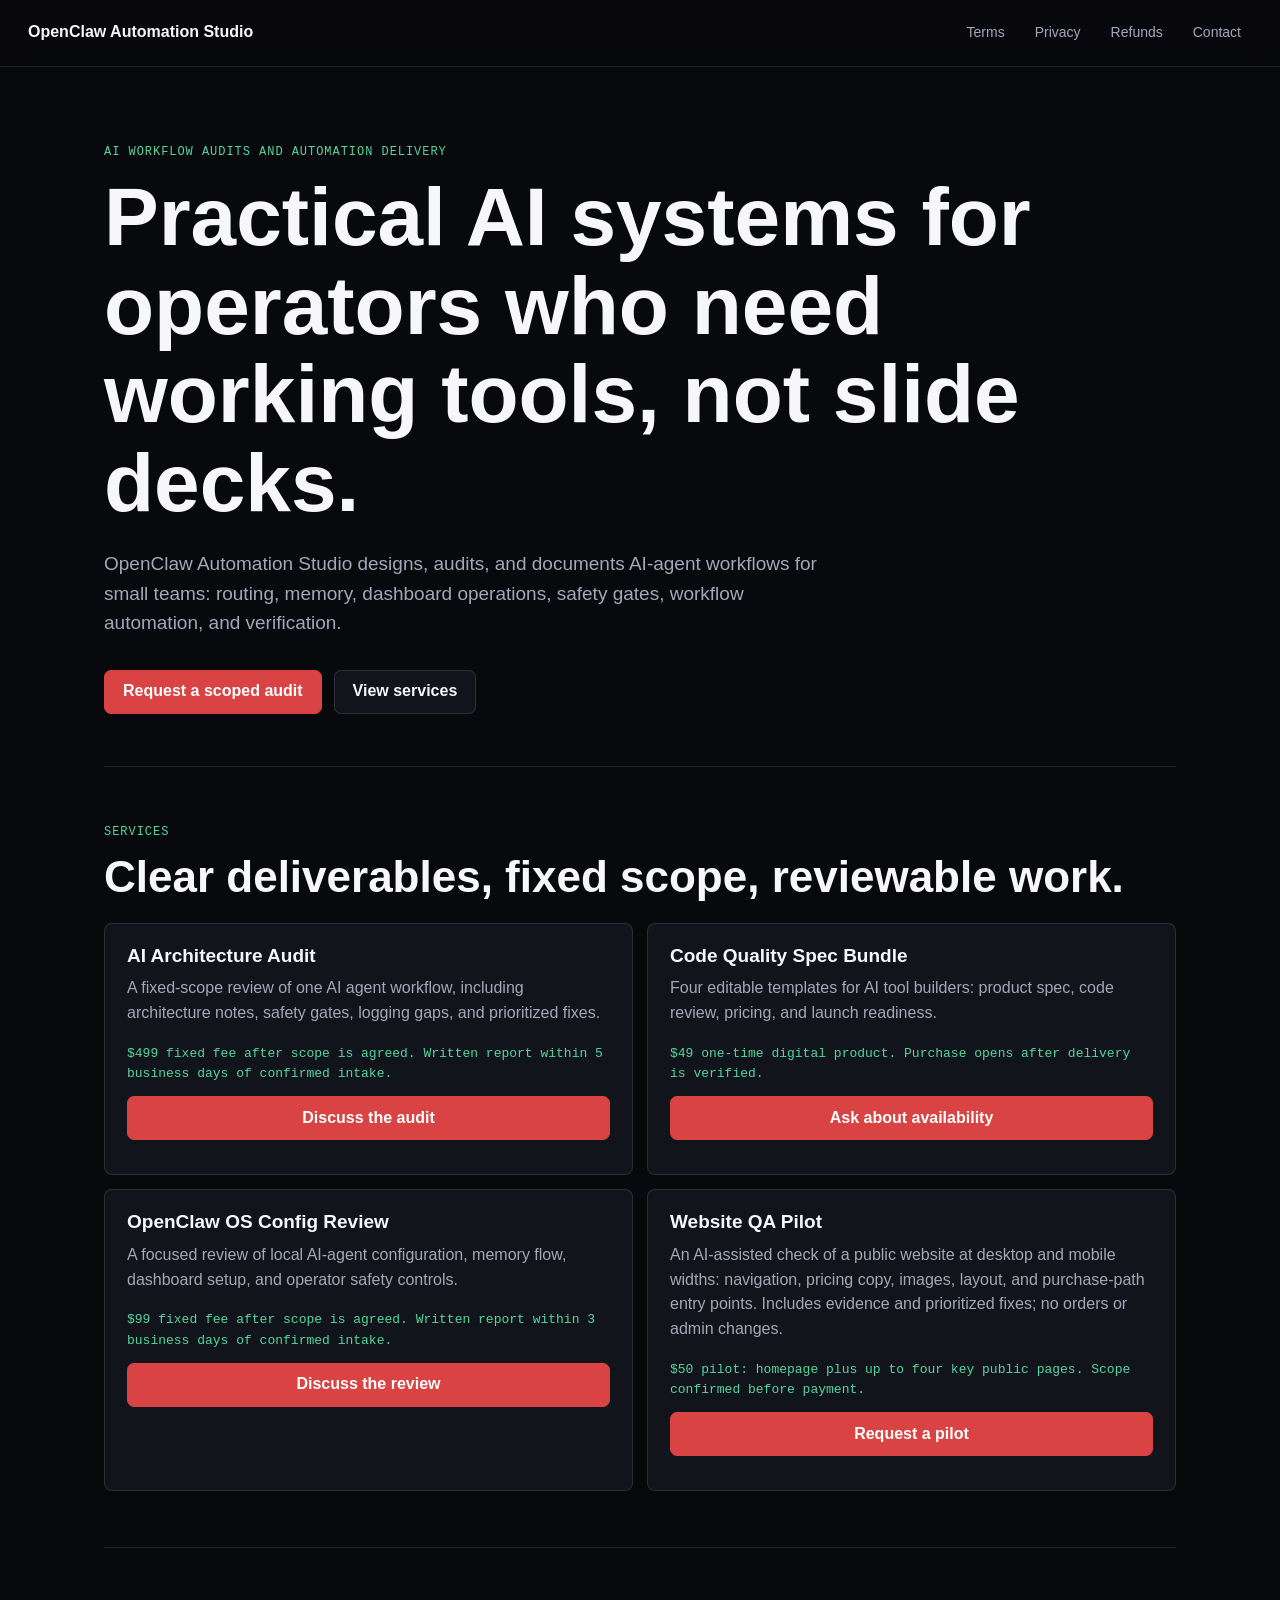
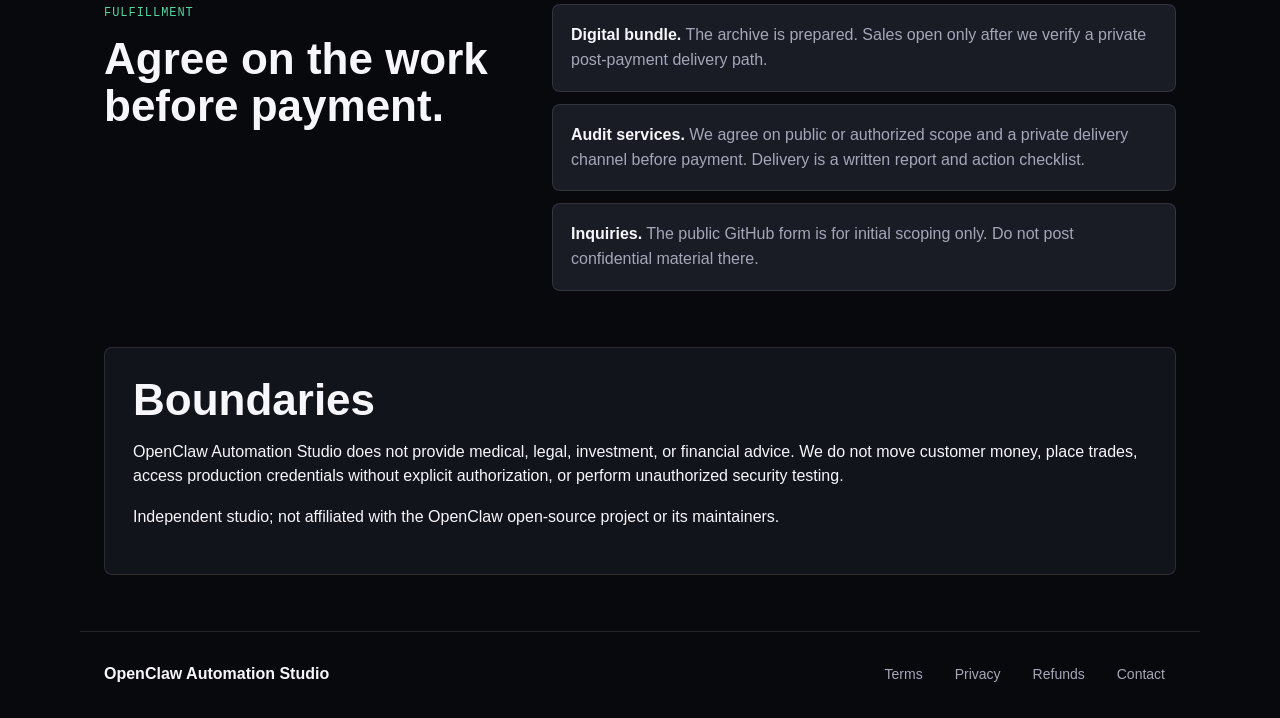
<file: index.html>
<!doctype html>
<html lang="en">
<head>
  <meta charset="utf-8">
  <meta name="viewport" content="width=device-width, initial-scale=1">
  <title>OpenClaw Automation Studio</title>
  <meta name="description" content="AI automation audits, workflow design, and implementation support for small businesses and agent builders.">
  <link rel="stylesheet" href="./styles.css">
</head>
<body>
  <header class="site-header">
    <a class="brand" href="./index.html">OpenClaw Automation Studio</a>
    <nav>
      <a href="./terms.html">Terms</a>
      <a href="./privacy.html">Privacy</a>
      <a href="./refund.html">Refunds</a>
      <a href="./contact.html">Contact</a>
    </nav>
  </header>

  <main>
    <section class="hero">
      <p class="kicker">AI workflow audits and automation delivery</p>
      <h1>Practical AI systems for operators who need working tools, not slide decks.</h1>
      <p class="lead">
        OpenClaw Automation Studio designs, audits, and documents AI-agent workflows for small teams:
        routing, memory, dashboard operations, safety gates, workflow automation, and verification.
      </p>
      <div class="cta-row">
        <a class="button primary" href="./contact.html">Request a scoped audit</a>
        <a class="button" href="#services">View services</a>
      </div>
    </section>

    <section id="services" class="section">
      <div class="section-head">
        <p class="kicker">Services</p>
        <h2>Clear deliverables, fixed scope, reviewable work.</h2>
      </div>
      <div class="cards">
        <article class="card">
          <h3>AI Architecture Audit</h3>
          <p>A fixed-scope review of one AI agent workflow, including architecture notes, safety gates, logging gaps, and prioritized fixes.</p>
          <p class="price">$499 fixed fee after scope is agreed. Written report within 5 business days of confirmed intake.</p>
          <p class="pay-row"><a class="button primary pay-button" href="./contact.html">Discuss the audit</a></p>
        </article>
        <article class="card">
          <h3>Code Quality Spec Bundle</h3>
          <p>Four editable templates for AI tool builders: product spec, code review, pricing, and launch readiness.</p>
          <p class="price">$49 one-time digital product. Purchase opens after delivery is verified.</p>
          <p class="pay-row"><a class="button primary pay-button" href="./contact.html">Ask about availability</a></p>
        </article>
        <article class="card">
          <h3>OpenClaw OS Config Review</h3>
          <p>A focused review of local AI-agent configuration, memory flow, dashboard setup, and operator safety controls.</p>
          <p class="price">$99 fixed fee after scope is agreed. Written report within 3 business days of confirmed intake.</p>
          <p class="pay-row"><a class="button primary pay-button" href="./contact.html">Discuss the review</a></p>
        </article>
        <article class="card">
          <h3>Website QA Pilot</h3>
          <p>An AI-assisted check of a public website at desktop and mobile widths: navigation, pricing copy, images, layout, and purchase-path entry points. Includes evidence and prioritized fixes; no orders or admin changes.</p>
          <p class="price">$50 pilot: homepage plus up to four key public pages. Scope confirmed before payment.</p>
          <p class="pay-row"><a class="button primary pay-button" href="./contact.html">Request a pilot</a></p>
        </article>
      </div>
    </section>

    <section class="section split">
      <div>
        <p class="kicker">Fulfillment</p>
        <h2>Agree on the work before payment.</h2>
      </div>
      <ol class="steps">
        <li><strong>Digital bundle.</strong> The archive is prepared. Sales open only after we verify a private post-payment delivery path.</li>
        <li><strong>Audit services.</strong> We agree on public or authorized scope and a private delivery channel before payment. Delivery is a written report and action checklist.</li>
        <li><strong>Inquiries.</strong> The public GitHub form is for initial scoping only. Do not post confidential material there.</li>
      </ol>
    </section>

    <section class="section notice">
      <h2>Boundaries</h2>
      <p>
        OpenClaw Automation Studio does not provide medical, legal, investment, or financial advice. We do not move
        customer money, place trades, access production credentials without explicit authorization, or perform
        unauthorized security testing.
      </p>
      <p>Independent studio; not affiliated with the OpenClaw open-source project or its maintainers.</p>
    </section>
  </main>

  <footer>
    <span>OpenClaw Automation Studio</span>
    <a href="./terms.html">Terms</a>
    <a href="./privacy.html">Privacy</a>
    <a href="./refund.html">Refunds</a>
    <a href="./contact.html">Contact</a>
  </footer>
</body>
</html>
</file>
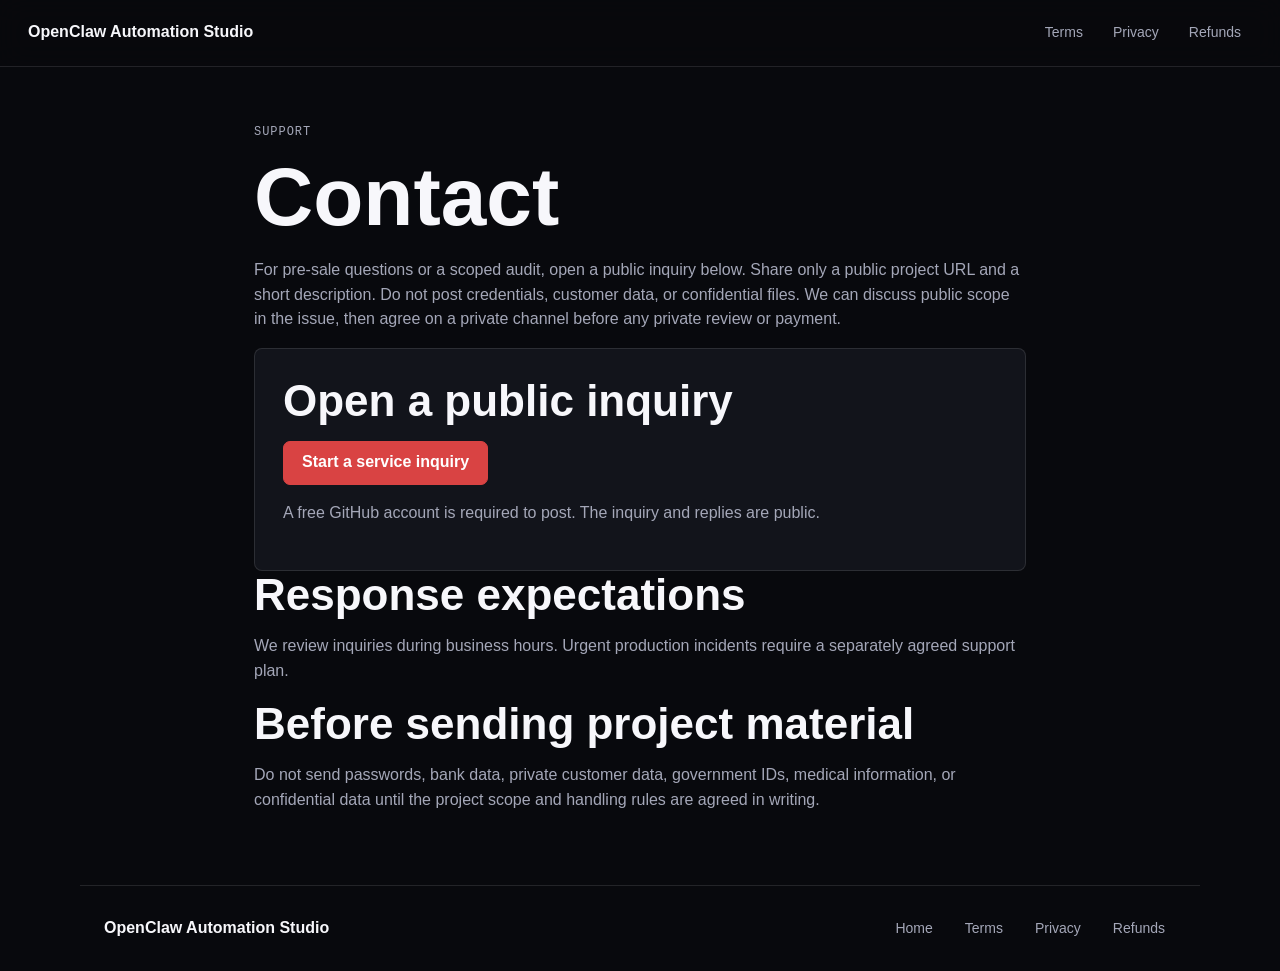
<file: contact.html>
<!doctype html>
<html lang="en">
<head>
  <meta charset="utf-8">
  <meta name="viewport" content="width=device-width, initial-scale=1">
  <title>Contact - OpenClaw Automation Studio</title>
  <link rel="stylesheet" href="./styles.css">
</head>
<body>
  <header class="site-header">
    <a class="brand" href="./index.html">OpenClaw Automation Studio</a>
    <nav><a href="./terms.html">Terms</a><a href="./privacy.html">Privacy</a><a href="./refund.html">Refunds</a></nav>
  </header>
  <main class="policy">
    <p class="kicker">Support</p>
    <h1>Contact</h1>
    <p>For pre-sale questions or a scoped audit, open a public inquiry below. Share only a public project URL and a short description. Do not post credentials, customer data, or confidential files. We can discuss public scope in the issue, then agree on a private channel before any private review or payment.</p>
    <div class="notice">
      <h2>Open a public inquiry</h2>
      <p><a class="button primary" href="https://github.com/sryharsha781-ctrl/openclaw-automation-studio/issues/new?template=audit-request.yml" rel="noreferrer" target="_blank">Start a service inquiry</a></p>
      <p>A free GitHub account is required to post. The inquiry and replies are public.</p>
    </div>
    <h2>Response expectations</h2>
    <p>We review inquiries during business hours. Urgent production incidents require a separately agreed support plan.</p>
    <h2>Before sending project material</h2>
    <p>Do not send passwords, bank data, private customer data, government IDs, medical information, or confidential data until the project scope and handling rules are agreed in writing.</p>
  </main>
  <footer><span>OpenClaw Automation Studio</span><a href="./index.html">Home</a><a href="./terms.html">Terms</a><a href="./privacy.html">Privacy</a><a href="./refund.html">Refunds</a></footer>
</body>
</html>
</file>
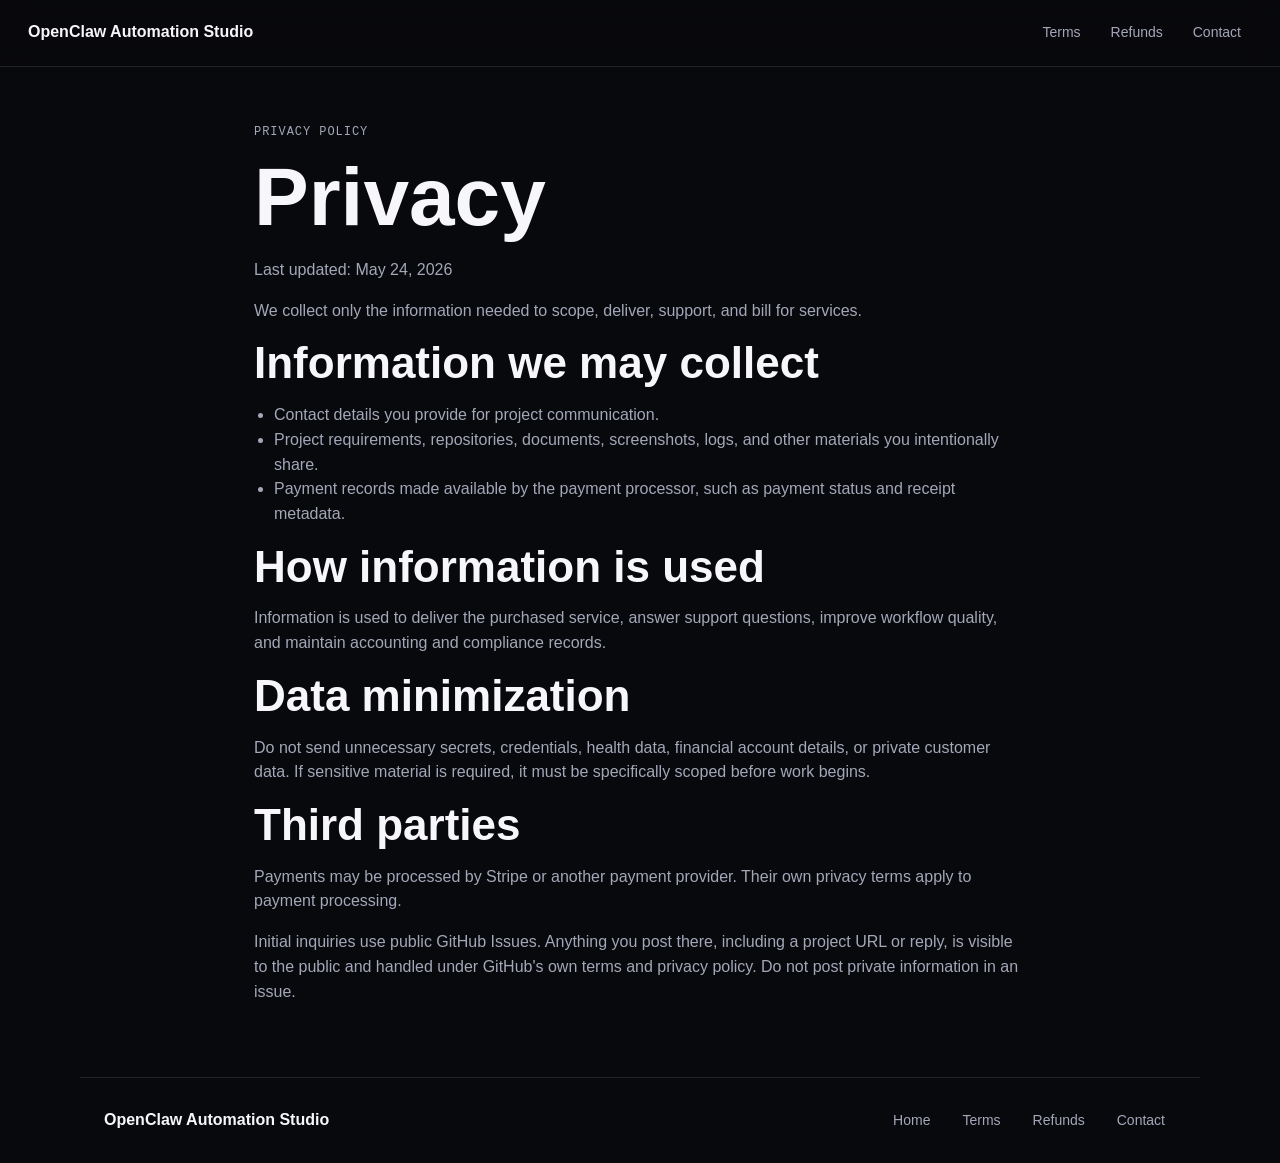
<file: privacy.html>
<!doctype html>
<html lang="en">
<head>
  <meta charset="utf-8">
  <meta name="viewport" content="width=device-width, initial-scale=1">
  <title>Privacy - OpenClaw Automation Studio</title>
  <link rel="stylesheet" href="./styles.css">
</head>
<body>
  <header class="site-header">
    <a class="brand" href="./index.html">OpenClaw Automation Studio</a>
    <nav><a href="./terms.html">Terms</a><a href="./refund.html">Refunds</a><a href="./contact.html">Contact</a></nav>
  </header>
  <main class="policy">
    <p class="kicker">Privacy policy</p>
    <h1>Privacy</h1>
    <p>Last updated: May 24, 2026</p>
    <p>We collect only the information needed to scope, deliver, support, and bill for services.</p>
    <h2>Information we may collect</h2>
    <ul>
      <li>Contact details you provide for project communication.</li>
      <li>Project requirements, repositories, documents, screenshots, logs, and other materials you intentionally share.</li>
      <li>Payment records made available by the payment processor, such as payment status and receipt metadata.</li>
    </ul>
    <h2>How information is used</h2>
    <p>Information is used to deliver the purchased service, answer support questions, improve workflow quality, and maintain accounting and compliance records.</p>
    <h2>Data minimization</h2>
    <p>Do not send unnecessary secrets, credentials, health data, financial account details, or private customer data. If sensitive material is required, it must be specifically scoped before work begins.</p>
    <h2>Third parties</h2>
    <p>Payments may be processed by Stripe or another payment provider. Their own privacy terms apply to payment processing.</p>
    <p>Initial inquiries use public GitHub Issues. Anything you post there, including a project URL or reply, is visible to the public and handled under GitHub's own terms and privacy policy. Do not post private information in an issue.</p>
  </main>
  <footer><span>OpenClaw Automation Studio</span><a href="./index.html">Home</a><a href="./terms.html">Terms</a><a href="./refund.html">Refunds</a><a href="./contact.html">Contact</a></footer>
</body>
</html>
</file>
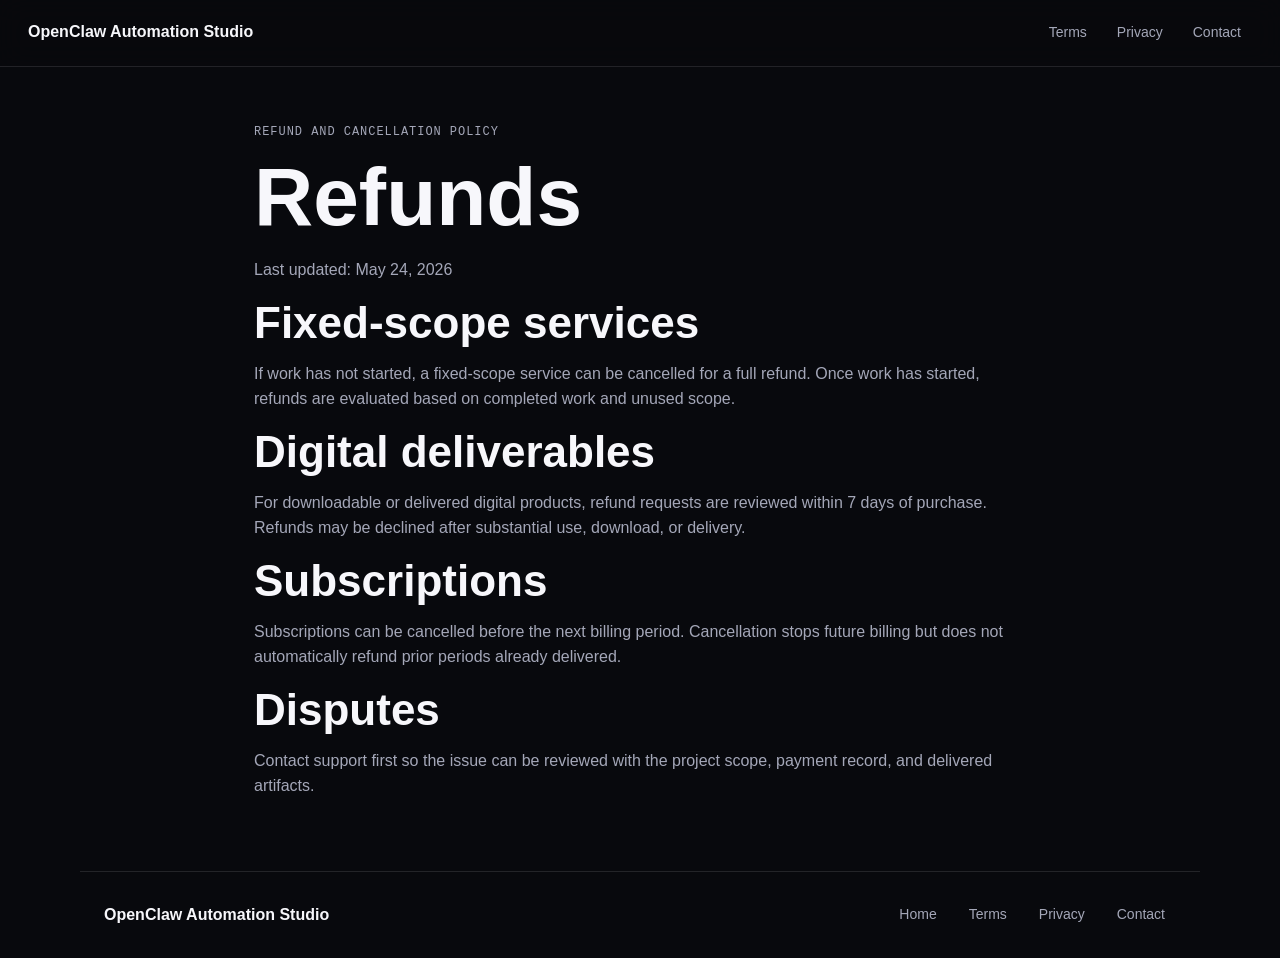
<file: refund.html>
<!doctype html>
<html lang="en">
<head>
  <meta charset="utf-8">
  <meta name="viewport" content="width=device-width, initial-scale=1">
  <title>Refund Policy - OpenClaw Automation Studio</title>
  <link rel="stylesheet" href="./styles.css">
</head>
<body>
  <header class="site-header">
    <a class="brand" href="./index.html">OpenClaw Automation Studio</a>
    <nav><a href="./terms.html">Terms</a><a href="./privacy.html">Privacy</a><a href="./contact.html">Contact</a></nav>
  </header>
  <main class="policy">
    <p class="kicker">Refund and cancellation policy</p>
    <h1>Refunds</h1>
    <p>Last updated: May 24, 2026</p>
    <h2>Fixed-scope services</h2>
    <p>If work has not started, a fixed-scope service can be cancelled for a full refund. Once work has started, refunds are evaluated based on completed work and unused scope.</p>
    <h2>Digital deliverables</h2>
    <p>For downloadable or delivered digital products, refund requests are reviewed within 7 days of purchase. Refunds may be declined after substantial use, download, or delivery.</p>
    <h2>Subscriptions</h2>
    <p>Subscriptions can be cancelled before the next billing period. Cancellation stops future billing but does not automatically refund prior periods already delivered.</p>
    <h2>Disputes</h2>
    <p>Contact support first so the issue can be reviewed with the project scope, payment record, and delivered artifacts.</p>
  </main>
  <footer><span>OpenClaw Automation Studio</span><a href="./index.html">Home</a><a href="./terms.html">Terms</a><a href="./privacy.html">Privacy</a><a href="./contact.html">Contact</a></footer>
</body>
</html>
</file>
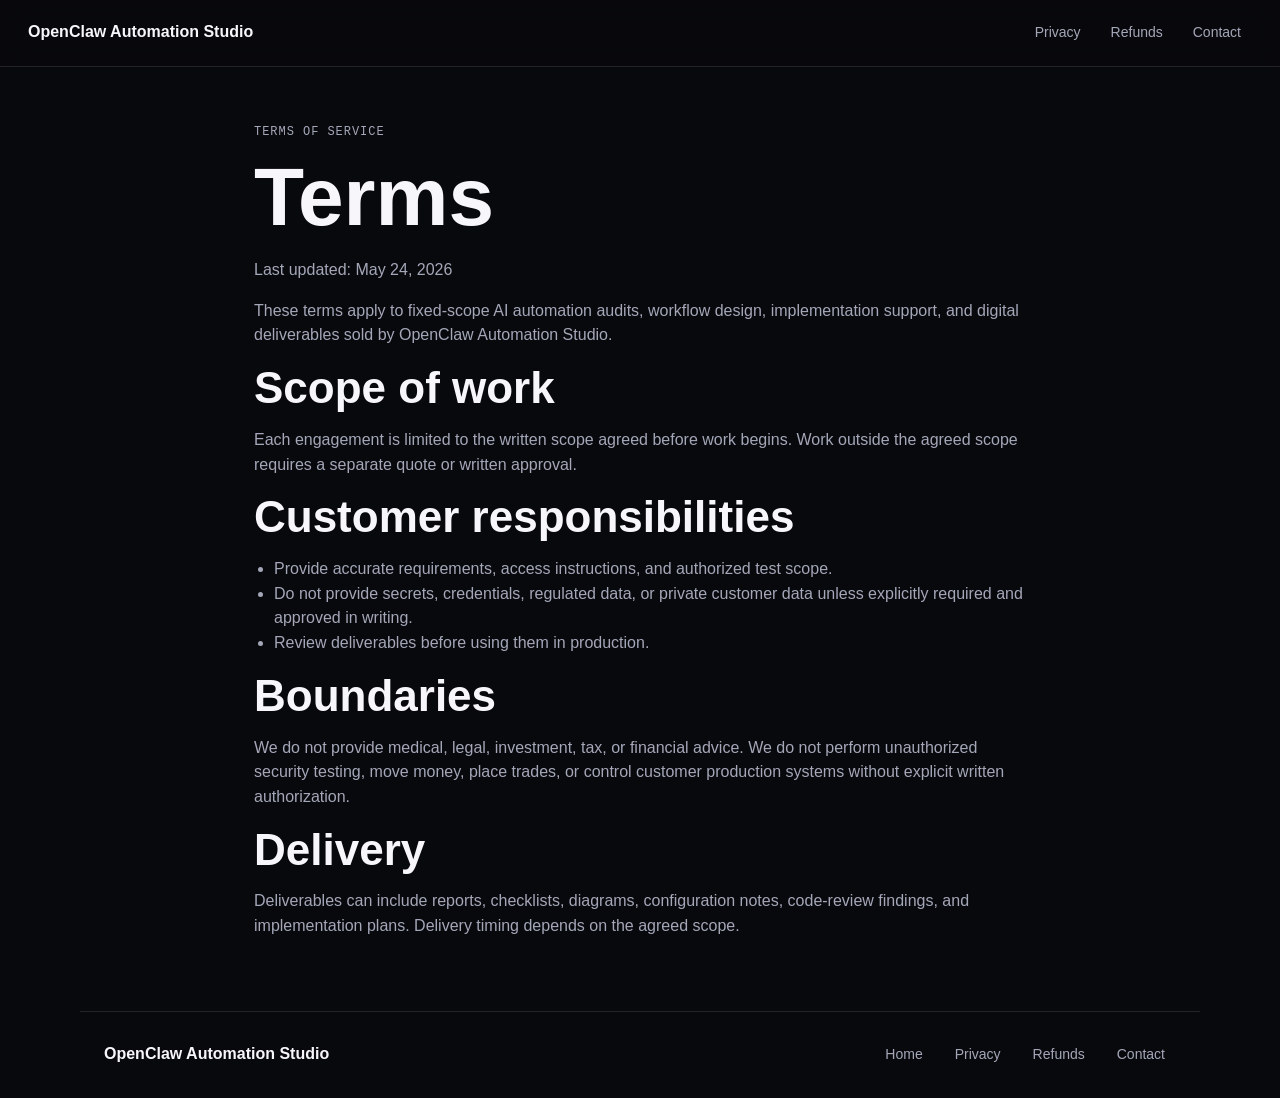
<file: terms.html>
<!doctype html>
<html lang="en">
<head>
  <meta charset="utf-8">
  <meta name="viewport" content="width=device-width, initial-scale=1">
  <title>Terms - OpenClaw Automation Studio</title>
  <link rel="stylesheet" href="./styles.css">
</head>
<body>
  <header class="site-header">
    <a class="brand" href="./index.html">OpenClaw Automation Studio</a>
    <nav><a href="./privacy.html">Privacy</a><a href="./refund.html">Refunds</a><a href="./contact.html">Contact</a></nav>
  </header>
  <main class="policy">
    <p class="kicker">Terms of service</p>
    <h1>Terms</h1>
    <p>Last updated: May 24, 2026</p>
    <p>These terms apply to fixed-scope AI automation audits, workflow design, implementation support, and digital deliverables sold by OpenClaw Automation Studio.</p>
    <h2>Scope of work</h2>
    <p>Each engagement is limited to the written scope agreed before work begins. Work outside the agreed scope requires a separate quote or written approval.</p>
    <h2>Customer responsibilities</h2>
    <ul>
      <li>Provide accurate requirements, access instructions, and authorized test scope.</li>
      <li>Do not provide secrets, credentials, regulated data, or private customer data unless explicitly required and approved in writing.</li>
      <li>Review deliverables before using them in production.</li>
    </ul>
    <h2>Boundaries</h2>
    <p>We do not provide medical, legal, investment, tax, or financial advice. We do not perform unauthorized security testing, move money, place trades, or control customer production systems without explicit written authorization.</p>
    <h2>Delivery</h2>
    <p>Deliverables can include reports, checklists, diagrams, configuration notes, code-review findings, and implementation plans. Delivery timing depends on the agreed scope.</p>
  </main>
  <footer><span>OpenClaw Automation Studio</span><a href="./index.html">Home</a><a href="./privacy.html">Privacy</a><a href="./refund.html">Refunds</a><a href="./contact.html">Contact</a></footer>
</body>
</html>
</file>
<file: styles.css>
:root {
  --bg: #08090d;
  --surface: #12141b;
  --surface-2: #191c25;
  --line: rgba(255, 255, 255, .11);
  --text: #f7f7fb;
  --muted: #a4a7b8;
  --green: #55d69f;
  --blue: #6fa8ff;
  --accent: #d94343;
  --mono: ui-monospace, SFMono-Regular, Menlo, Consolas, monospace;
}
* { box-sizing: border-box; }
body {
  margin: 0;
  background: var(--bg);
  color: var(--text);
  font-family: -apple-system, BlinkMacSystemFont, "SF Pro Text", "Segoe UI", sans-serif;
  line-height: 1.55;
}
a { color: inherit; text-decoration: none; }
.site-header {
  min-height: 64px;
  display: flex;
  align-items: center;
  justify-content: space-between;
  gap: 20px;
  padding: 14px 28px;
  border-bottom: 1px solid var(--line);
  background: rgba(8, 9, 13, .88);
  position: sticky;
  top: 0;
  backdrop-filter: blur(14px);
  z-index: 10;
}
.brand { font-weight: 800; }
nav { display: flex; gap: 8px; flex-wrap: wrap; }
nav a, footer a {
  color: var(--muted);
  border: 1px solid transparent;
  border-radius: 7px;
  padding: 7px 10px;
  font-size: 14px;
}
nav a:hover, footer a:hover { color: var(--text); border-color: var(--line); }
main { max-width: 1120px; margin: 0 auto; padding: 0 24px 56px; }
.hero {
  min-height: 560px;
  display: grid;
  align-content: center;
  padding: 76px 0 52px;
}
.kicker {
  color: var(--green);
  font-family: var(--mono);
  font-size: 12px;
  text-transform: uppercase;
  letter-spacing: .08em;
  margin: 0 0 12px;
}
h1, h2, h3 { letter-spacing: 0; line-height: 1.08; }
h1 { font-size: clamp(44px, 7vw, 82px); max-width: 960px; margin: 0; }
h2 { font-size: clamp(28px, 4vw, 44px); margin: 0 0 14px; }
h3 { font-size: 19px; margin: 0 0 10px; }
.lead {
  color: var(--muted);
  max-width: 720px;
  font-size: 19px;
  margin: 22px 0 0;
}
.cta-row { display: flex; gap: 12px; flex-wrap: wrap; margin-top: 32px; }
.button {
  display: inline-flex;
  align-items: center;
  justify-content: center;
  min-height: 44px;
  padding: 0 18px;
  border: 1px solid var(--line);
  border-radius: 7px;
  background: var(--surface);
  font-weight: 700;
}
.button.primary { background: var(--accent); border-color: var(--accent); color: white; }
.section { border-top: 1px solid var(--line); padding: 56px 0; }
.section-head { margin-bottom: 22px; }
.cards { display: grid; grid-template-columns: repeat(2, minmax(0, 1fr)); gap: 14px; }
.card {
  background: var(--surface);
  border: 1px solid var(--line);
  border-radius: 8px;
  padding: 22px;
  min-height: 220px;
}
.card p { color: var(--muted); margin: 0 0 12px; }
.card .price {
  margin-top: 18px;
  color: var(--green);
  font-family: var(--mono);
  font-size: 13px;
}
.pay-row { margin-top: 16px; }
.pay-button { width: 100%; }
.split { display: grid; grid-template-columns: .8fr 1.2fr; gap: 32px; align-items: start; }
.steps { margin: 0; padding: 0; list-style: none; display: grid; gap: 12px; }
.steps li {
  padding: 18px;
  border: 1px solid var(--line);
  border-radius: 8px;
  background: var(--surface-2);
  color: var(--muted);
}
.steps strong { color: var(--text); }
.notice {
  background: var(--surface);
  border: 1px solid var(--line);
  border-radius: 8px;
  padding: 28px;
}
.policy { max-width: 820px; padding-top: 56px; }
.policy p, .policy li { color: var(--muted); }
.policy ul { padding-left: 20px; }
footer {
  max-width: 1120px;
  margin: 0 auto;
  padding: 24px;
  border-top: 1px solid var(--line);
  color: var(--muted);
  display: flex;
  gap: 10px;
  align-items: center;
  flex-wrap: wrap;
}
footer span { margin-right: auto; color: var(--text); font-weight: 700; }
@media (max-width: 820px) {
  .site-header { align-items: flex-start; flex-direction: column; }
  .cards, .split { grid-template-columns: 1fr; }
  .hero { min-height: 480px; }
}
</file>
